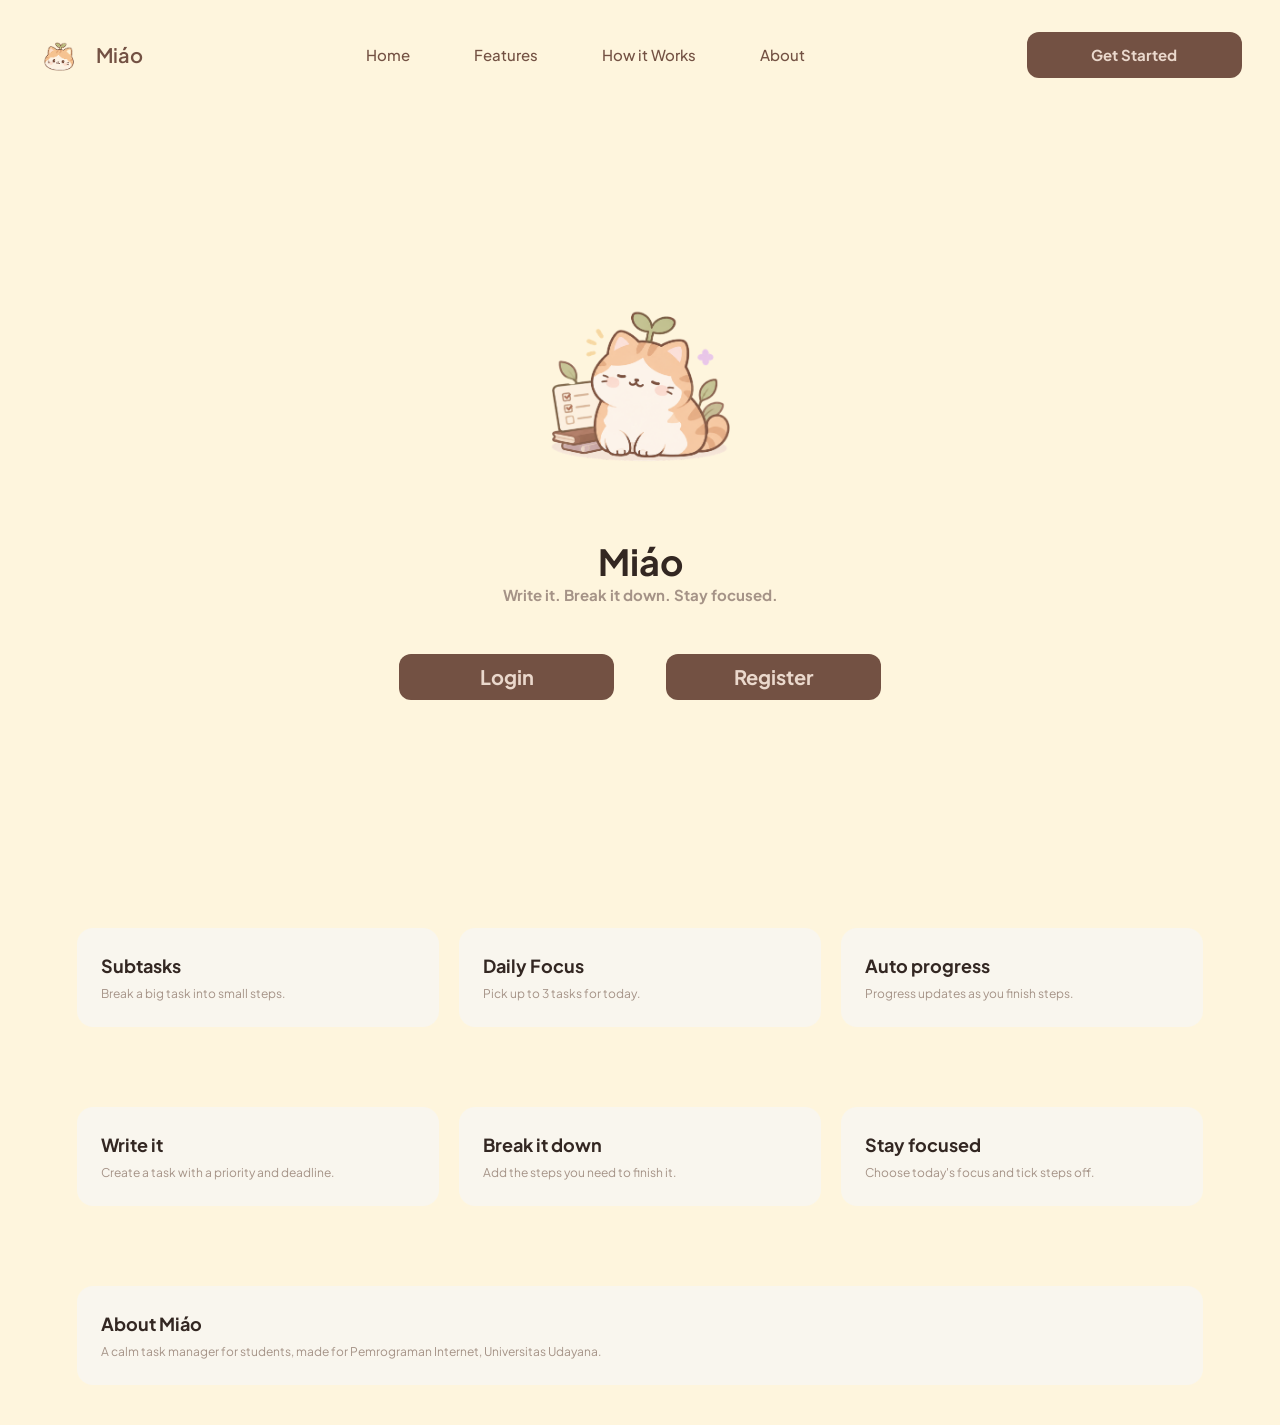
<file: Prototype/index.html>
<!DOCTYPE html>
<html lang="en">

<head>
    <meta charset="utf-8">
    <meta
        name="viewport"
        content="width=device-width,initial-scale=1"
    >
    <title>Miáo</title>

    <link
        rel="stylesheet"
        href="css/style.css"
    >
</head>

<body id="home">

    <header class="nav">
        <a class="brand" href="index.html">
            <img
                src="img/mascot.png"
                alt=""
            >
            <span>Miáo</span>
        </a>

        <nav aria-label="Primary">
            <ul>
                <li>
                    <a href="#home">Home</a>
                </li>

                <li>
                    <a href="#features">Features</a>
                </li>

                <li>
                    <a href="#how-it-works">How it Works</a>
                </li>

                <li>
                    <a href="#about">About</a>
                </li>
            </ul>
        </nav>

        <a class="btn" href="register.html">
            Get Started
        </a>
    </header>

    <main class="hero">
        <img
            src="img/miao.png"
            alt="Miáo the cat with a checklist"
        >

        <div>
            <h1>Miáo</h1>
            <p>Write it. Break it down. Stay focused.</p>
        </div>

        <div class="cta">
            <a class="btn" href="login.html">
                Login
            </a>

            <a class="btn" href="register.html">
                Register
            </a>
        </div>
    </main>

    <section class="info" id="features">
        <article>
            <h2>Subtasks</h2>
            <p class="muted">
                Break a big task into small steps.
            </p>
        </article>

        <article>
            <h2>Daily Focus</h2>
            <p class="muted">
                Pick up to 3 tasks for today.
            </p>
        </article>

        <article>
            <h2>Auto progress</h2>
            <p class="muted">
                Progress updates as you finish steps.
            </p>
        </article>
    </section>

    <section class="info" id="how-it-works">
        <article>
            <h2>Write it</h2>
            <p class="muted">
                Create a task with a priority and deadline.
            </p>
        </article>

        <article>
            <h2>Break it down</h2>
            <p class="muted">
                Add the steps you need to finish it.
            </p>
        </article>

        <article>
            <h2>Stay focused</h2>
            <p class="muted">
                Choose today's focus and tick steps off.
            </p>
        </article>
    </section>

    <section class="info" id="about">
        <article>
            <h2>About Miáo</h2>
            <p class="muted">
                A calm task manager for students, made for
                Pemrograman Internet, Universitas Udayana.
            </p>
        </article>
    </section>

</body>

</html>
</file>
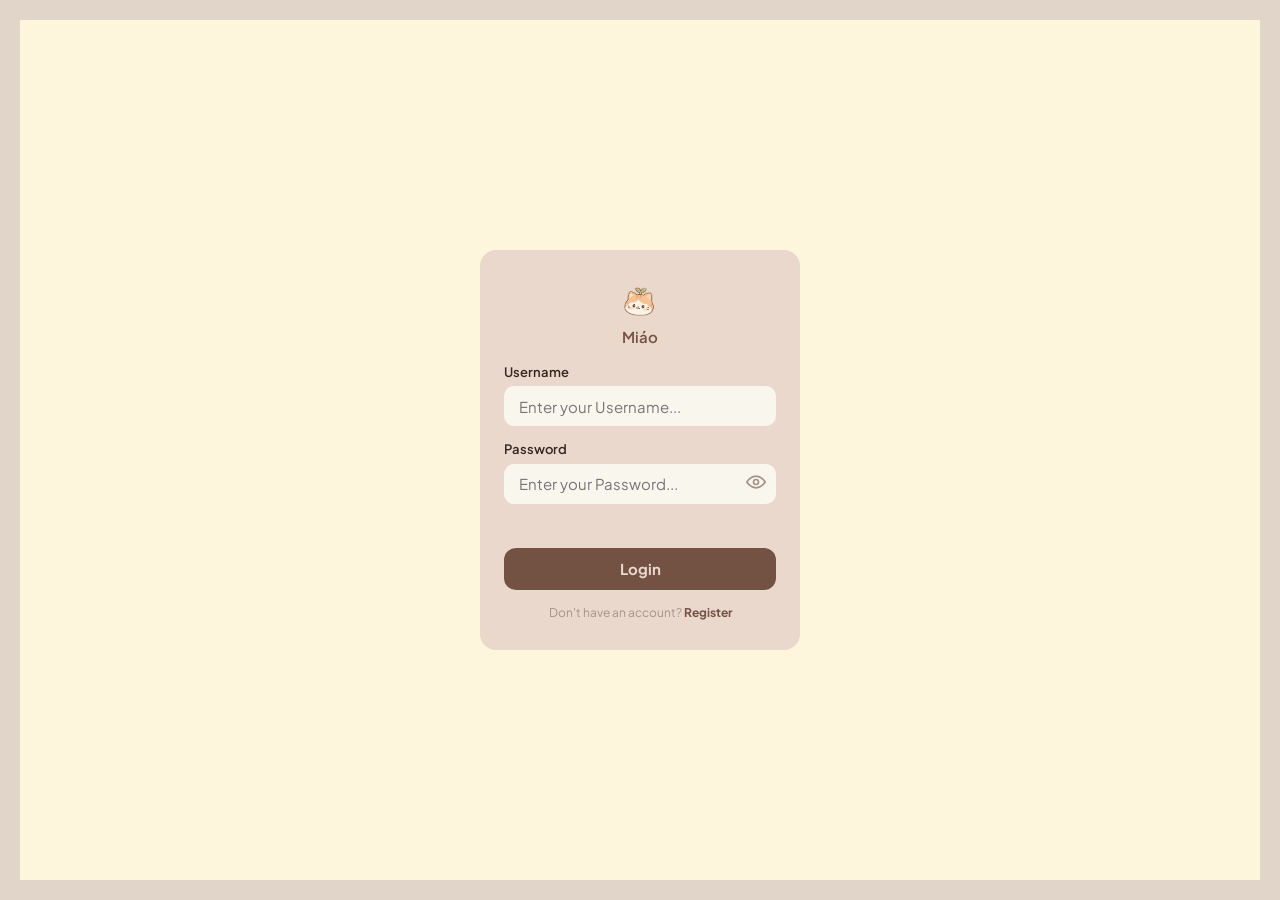
<file: Prototype/create-task.html>
<!DOCTYPE html>
<html lang="en">

<head>
    <meta charset="utf-8">
    <meta name="viewport" content="width=device-width,initial-scale=1">
    <title>Miáo</title>
    <link rel="stylesheet" href="css/style.css">
</head>

<body data-page="create-task">

    <main class="main">
        <div class="item">
            <h1>Create a New Task</h1>
        </div>

        <form class="two" id="cf" novalidate>

            <div class="card">
                <div class="fg">

                    <div id="fields" class="fg"></div>

                    <div id="drafts" class="fg"></div>

                    <div class="acts">
                        <button type="button" class="btn ghost" id="addSub">
                            Add Subtask
                        </button>
                    </div>

                    <div class="acts">
                        <a class="btn ghost" href="dashboard.html">
                            Cancel
                        </a>
                        <button class="btn">
                            Create Task
                        </button>
                    </div>

                </div>
            </div>

            <aside class="prev" aria-label="Task preview">
                <h2>Task Preview</h2>

                <div class="ring" style="--p:0">
                    <span>0%</span>
                </div>

                <b id="pvT"></b>
                <span class="muted" id="pvM"></span>
                <p id="pvD" class="row"></p>
                <span class="muted" id="pvDl"></span>
                <span class="muted" id="pvS"></span>
            </aside>

        </form>
    </main>

    <script src="js/app.js"></script>
    <script src="js/tasks.js"></script>

</body>
</html>
</file>
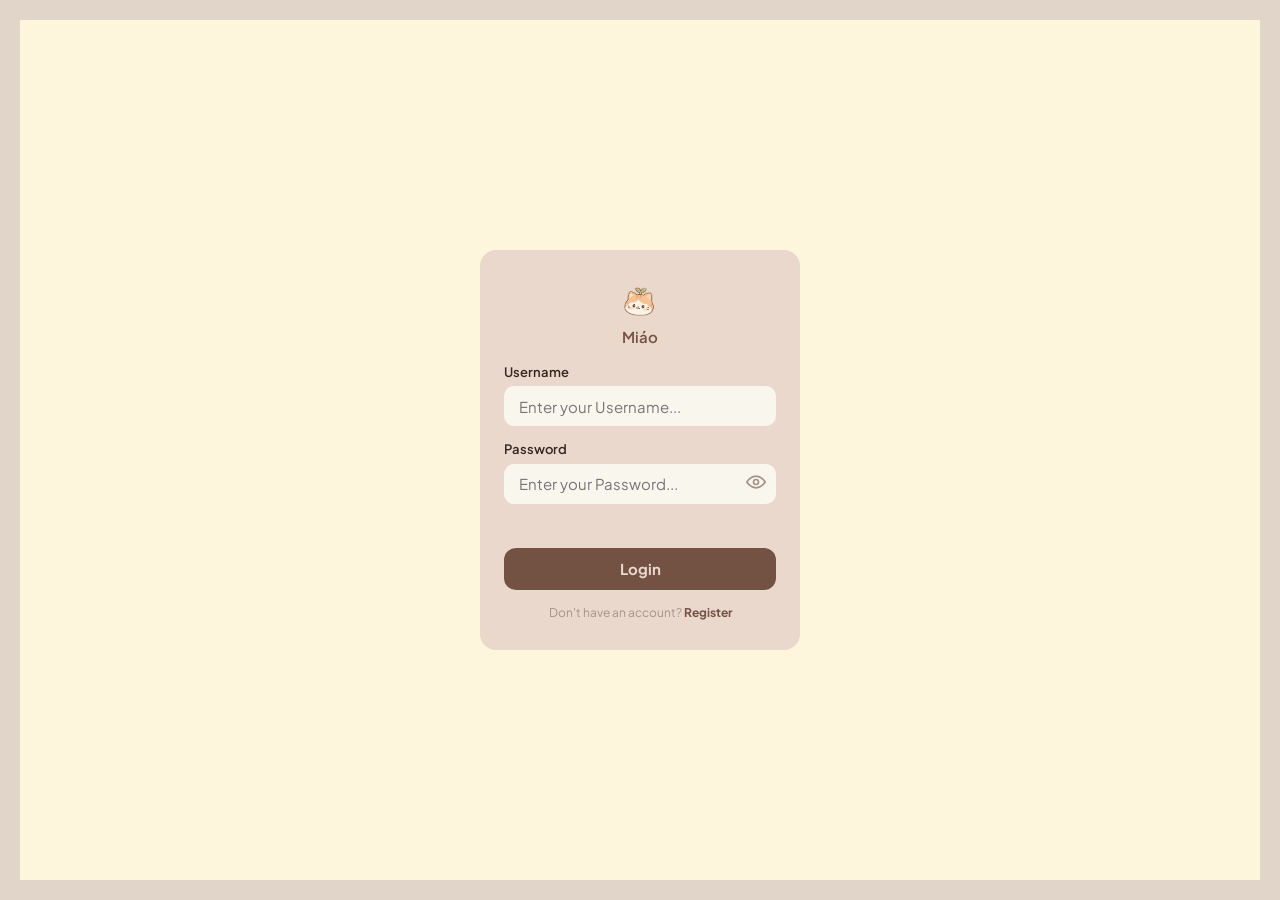
<file: Prototype/daily-focus.html>
<!DOCTYPE html>
<html lang="en">

<head>
    <meta charset="utf-8">
    <meta
        name="viewport"
        content="width=device-width,initial-scale=1"
    >
    <title>Miáo</title>

    <link
        rel="stylesheet"
        href="css/style.css"
    >
</head>

<body data-page="daily-focus">

    <main class="main">

        <div class="item">

            <div>
                <h1>Daily Focus</h1>

                <p class="muted">
                    Choose up to 3 things to focus on today.
                </p>
            </div>

            <button class="btn" id="save">
                Save Focus
            </button>

        </div>

        <div class="two eq">

            <section class="card">

                <h2>My Focus</h2>

                <ul
                    class="list"
                    id="mine"
                ></ul>

            </section>

            <section class="card">

                <h2>Choose from your Tasks</h2>

                <div class="item">

                    <span class="muted">
                        Select up to 3 tasks
                    </span>

                    <b id="count"></b>

                </div>

                <p
                    class="err"
                    id="msg"
                    role="alert"
                ></p>

                <ul
                    class="list"
                    id="pick"
                ></ul>

            </section>

        </div>

    </main>

    <script src="js/app.js"></script>
    <script src="js/daily-focus.js"></script>

</body>

</html>
</file>
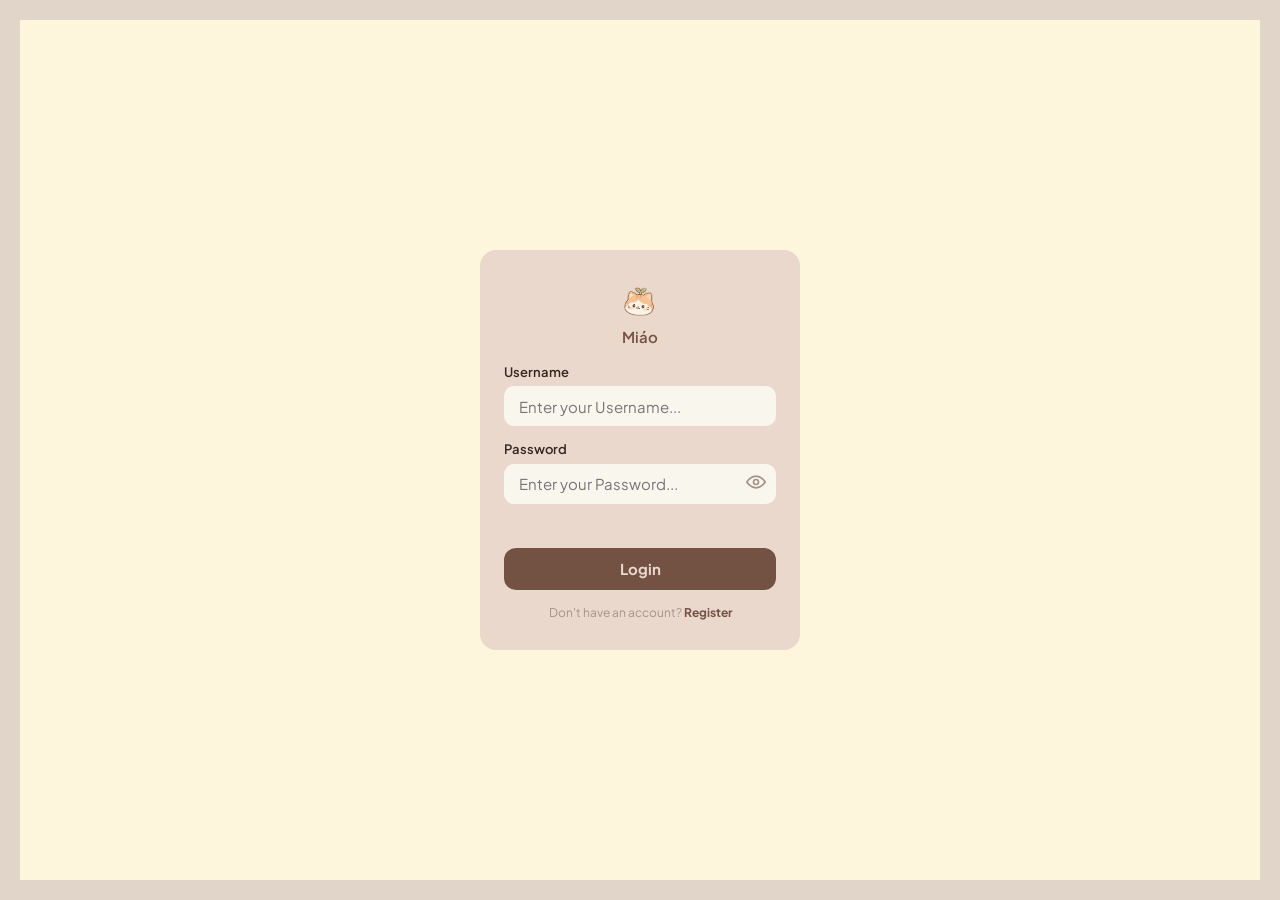
<file: Prototype/dashboard.html>
<!DOCTYPE html>
<html lang="en">

<head>
    <meta charset="utf-8">
    <meta
        name="viewport"
        content="width=device-width,initial-scale=1"
    >
    <title>Miáo</title>

    <link
        rel="stylesheet"
        href="css/style.css"
    >
</head>

<body data-page="dashboard">

    <main class="main">

        <section>
            <h1 id="greet"></h1>

            <p
                class="muted"
                id="date"
            ></p>
        </section>

        <div class="grid2">

            <article class="card">

                <h2>Today's Focus</h2>

                <p class="muted">
                    Your top priorities for today
                </p>

                <ul
                    class="list"
                    id="focusList"
                ></ul>

                <a
                    class="link"
                    href="daily-focus.html"
                >
                    View Daily Focus →
                </a>

            </article>

            <article class="card">

                <h2>Overall Progress</h2>

                <div
                    class="big"
                    id="overallPct"
                ></div>

                <div class="prog">
                    <div class="bar">
                        <i id="overallBar"></i>
                    </div>
                </div>

                <p
                    class="muted"
                    id="overallTxt"
                ></p>

            </article>

        </div>

        <article class="card">

            <h2>Upcoming Deadlines</h2>

            <ul
                class="cols"
                id="deadlines"
            ></ul>

        </article>

        <article class="card row">

            <h2>Active Tasks</h2>

            <ul
                class="list"
                id="active"
            ></ul>

        </article>

    </main>

    <script src="js/app.js"></script>
    <script src="js/tasks.js"></script>

</body>

</html>
</file>
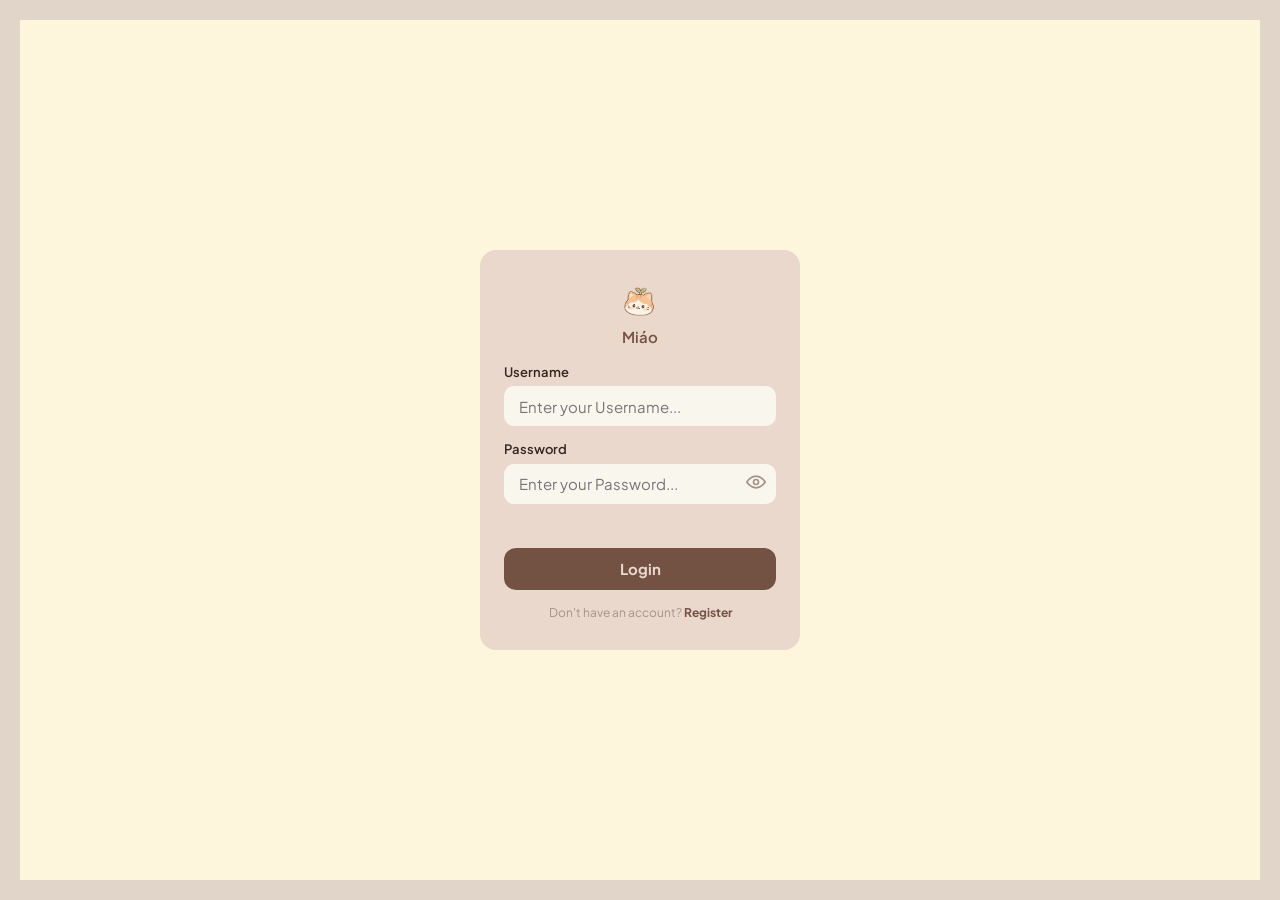
<file: Prototype/login.html>
<!DOCTYPE html>
<html lang="en">

<head>
    <meta charset="utf-8">
    <meta
        name="viewport"
        content="width=device-width,initial-scale=1"
    >
    <title>Miáo</title>

    <link
        rel="stylesheet"
        href="css/style.css"
    >
</head>

<body>

    <div class="auth">
        <main class="auth-in">

            <form
                class="card-auth"
                id="loginForm"
                novalidate
            >

                <div class="logo">
                    <img
                        src="img/mascot.png"
                        alt=""
                    >
                    Miáo
                </div>

                <div>
                    <label for="username">
                        Username
                    </label>

                    <input
                        class="in"
                        id="username"
                        name="username"
                        placeholder="Enter your Username..."
                        autocomplete="username"
                    >
                </div>

                <div>
                    <label for="password">
                        Password
                    </label>

                    <div class="pw">

                        <input
                            class="in"
                            id="password"
                            name="password"
                            type="password"
                            placeholder="Enter your Password..."
                        >

                        <button
                            type="button"
                            class="eye"
                            aria-label="Show or hide password"
                        >
                            <svg
                                width="20"
                                height="20"
                                viewBox="0 0 24 24"
                                fill="none"
                                stroke="currentColor"
                                stroke-width="2"
                            >
                                <path
                                    d="M1 12s4-7 11-7 11 7 11 7-4 7-11 7S1 12 1 12z"
                                />

                                <circle
                                    cx="12"
                                    cy="12"
                                    r="3"
                                />
                            </svg>
                        </button>

                    </div>
                </div>

                <p
                    class="err"
                    id="err"
                    role="alert"
                ></p>

                <button class="btn">
                    Login
                </button>

                <p class="sw">
                    Don't have an account?
                    <a href="register.html">
                        Register
                    </a>
                </p>

            </form>

        </main>
    </div>

    <script src="js/app.js"></script>
    <script src="js/auth.js"></script>

</body>

</html>
</file>
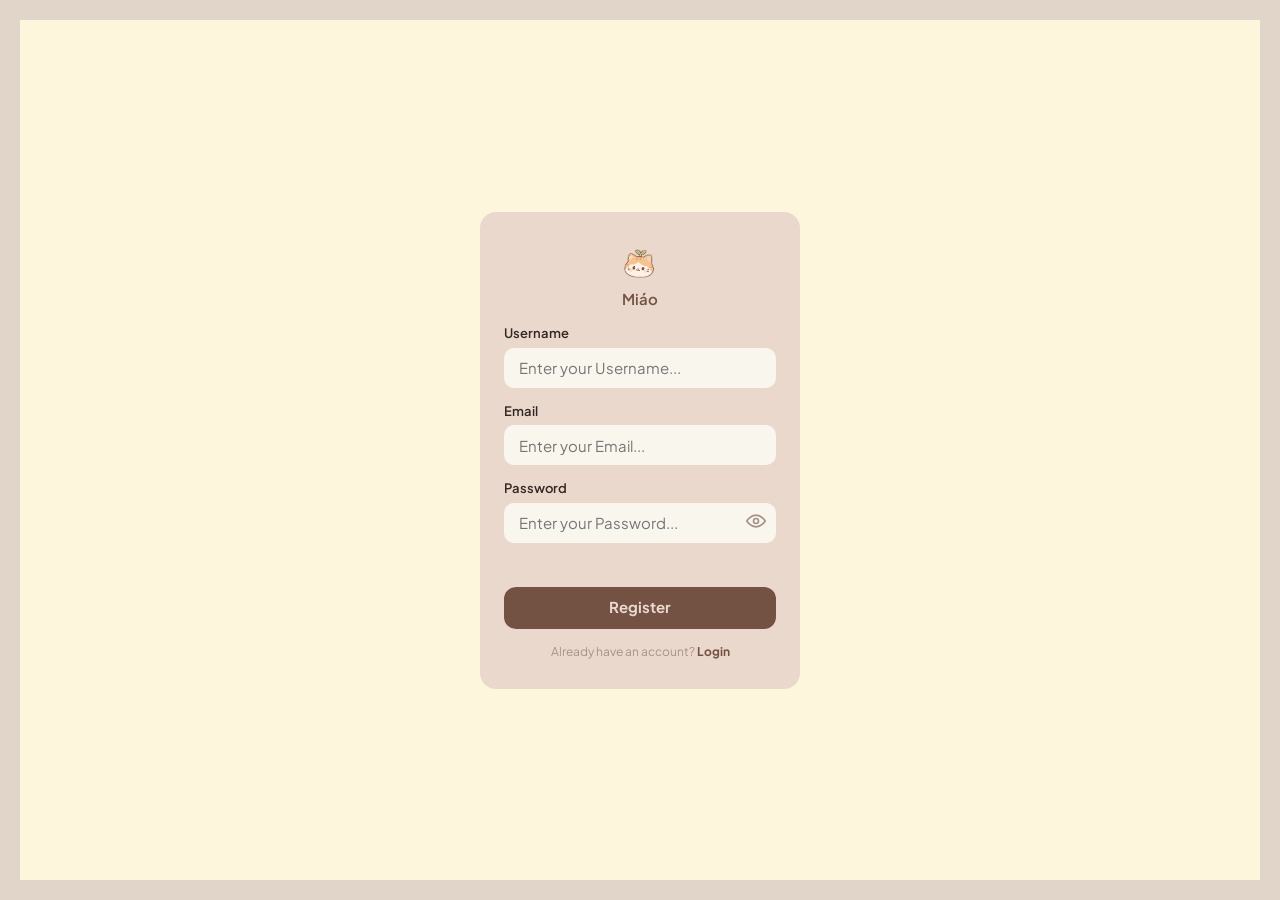
<file: Prototype/register.html>
<!DOCTYPE html>
<html lang="en">

<head>
    <meta charset="utf-8">
    <meta
        name="viewport"
        content="width=device-width,initial-scale=1"
    >
    <title>Miáo</title>

    <link
        rel="stylesheet"
        href="css/style.css"
    >
</head>

<body>

    <div class="auth">
        <main class="auth-in">

            <form
                class="card-auth"
                id="registerForm"
                novalidate
            >

                <div class="logo">
                    <img
                        src="img/mascot.png"
                        alt=""
                    >
                    Miáo
                </div>

                <div>
                    <label for="username">
                        Username
                    </label>

                    <input
                        class="in"
                        id="username"
                        name="username"
                        placeholder="Enter your Username..."
                        autocomplete="username"
                    >
                </div>

                <div>
                    <label for="email">
                        Email
                    </label>

                    <input
                        class="in"
                        id="email"
                        name="email"
                        type="email"
                        placeholder="Enter your Email..."
                        autocomplete="email"
                    >
                </div>

                <div>
                    <label for="password">
                        Password
                    </label>

                    <div class="pw">

                        <input
                            class="in"
                            id="password"
                            name="password"
                            type="password"
                            placeholder="Enter your Password..."
                        >

                        <button
                            type="button"
                            class="eye"
                            aria-label="Show or hide password"
                        >
                            <svg
                                width="20"
                                height="20"
                                viewBox="0 0 24 24"
                                fill="none"
                                stroke="currentColor"
                                stroke-width="2"
                            >
                                <path
                                    d="M1 12s4-7 11-7 11 7 11 7-4 7-11 7S1 12 1 12z"
                                />

                                <circle
                                    cx="12"
                                    cy="12"
                                    r="3"
                                />
                            </svg>
                        </button>

                    </div>
                </div>

                <p
                    class="err"
                    id="err"
                    role="alert"
                ></p>

                <button class="btn">
                    Register
                </button>

                <p class="sw">
                    Already have an account?
                    <a href="login.html">
                        Login
                    </a>
                </p>

            </form>

        </main>
    </div>

    <script src="js/app.js"></script>
    <script src="js/auth.js"></script>

</body>

</html>
</file>
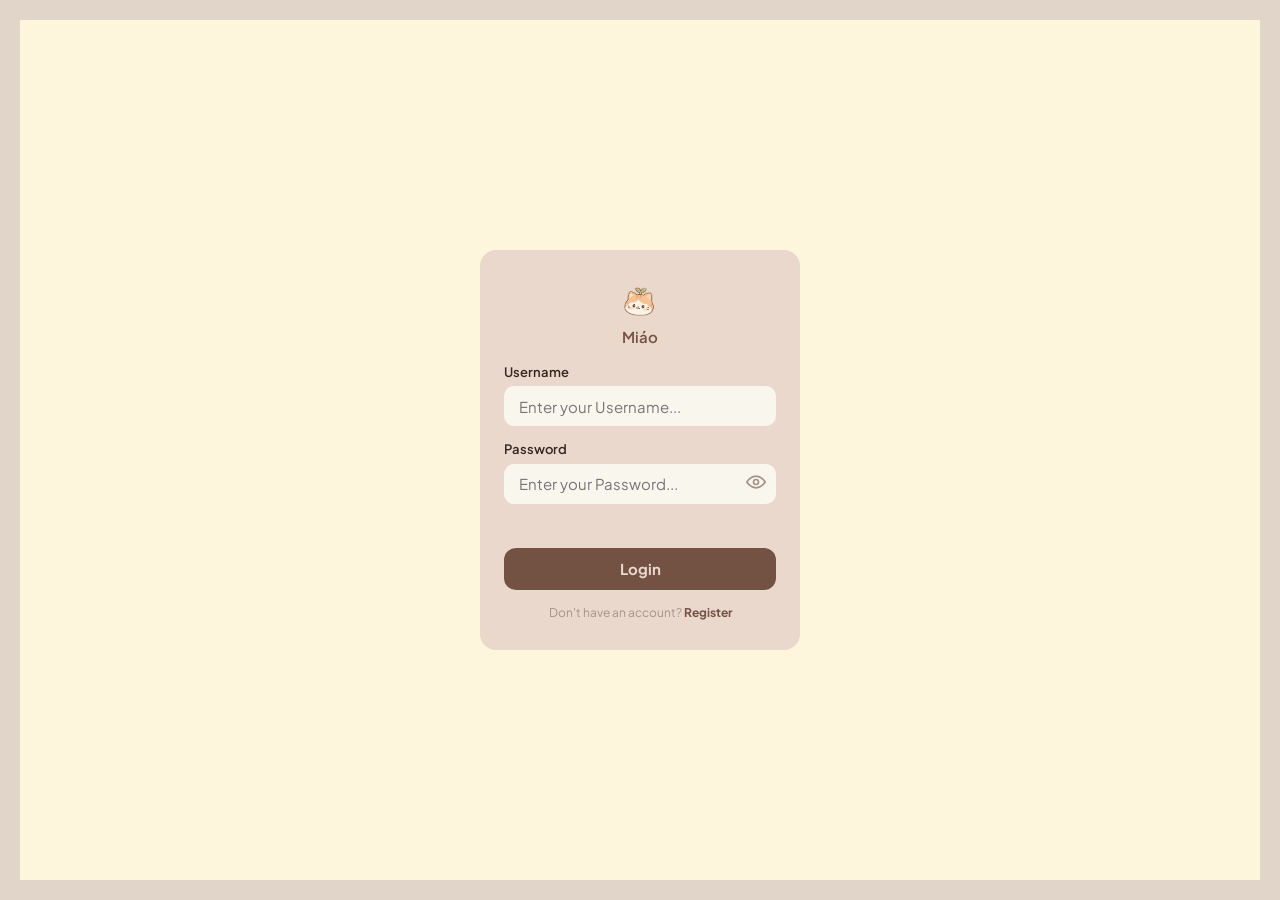
<file: Prototype/settings.html>
<!DOCTYPE html>
<html lang="en">

<head>
    <meta charset="utf-8">
    <meta
        name="viewport"
        content="width=device-width,initial-scale=1"
    >
    <title>Miáo</title>

    <link
        rel="stylesheet"
        href="css/style.css"
    >
</head>

<body data-page="settings">

    <main class="main">

        <h1>Settings</h1>

        <section class="card row">

            <span class="muted">
                Username
            </span>

            <b id="sName"></b>

        </section>

    </main>

    <script src="js/app.js"></script>

</body>

</html>
</file>
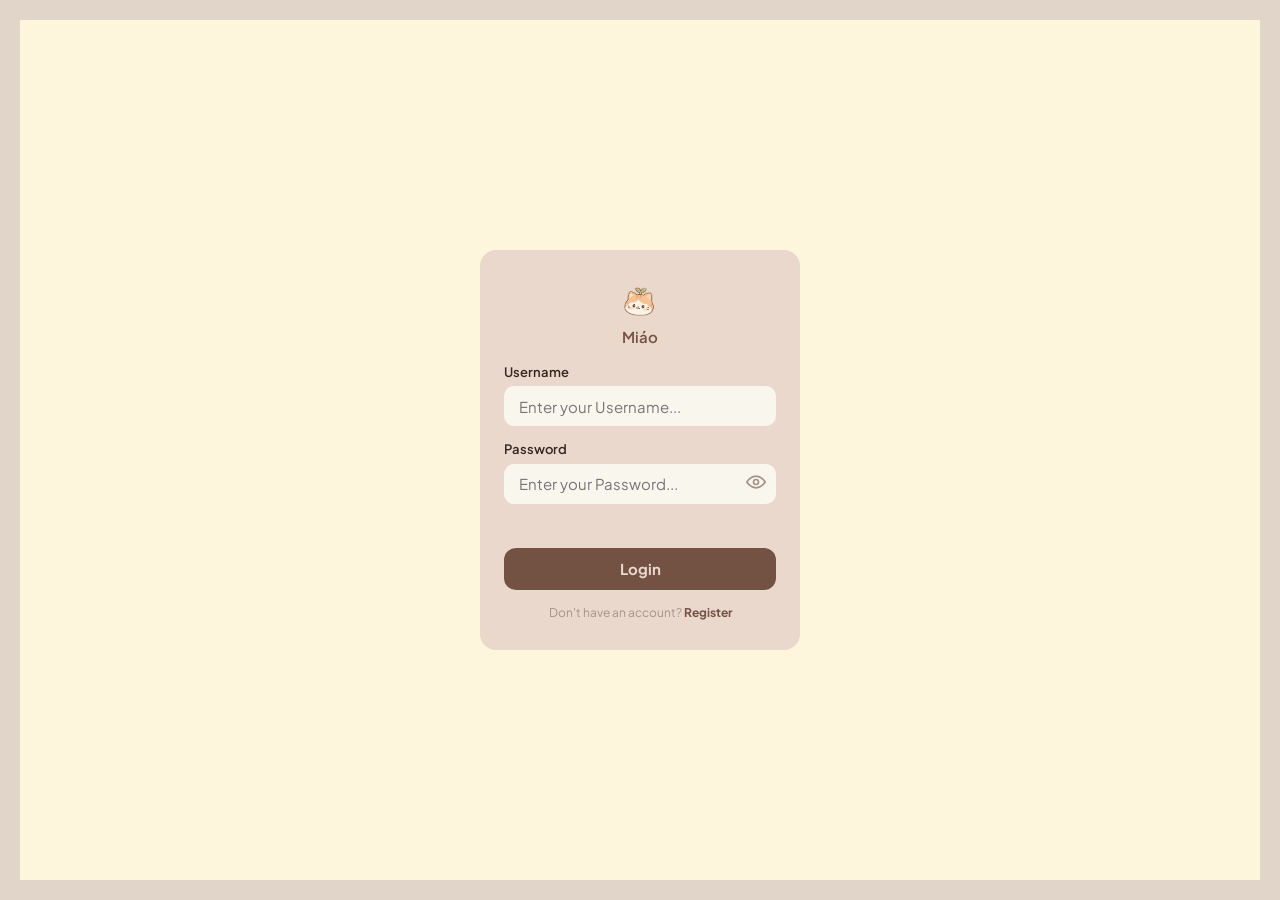
<file: Prototype/task-detail.html>
<!DOCTYPE html>
<html lang="en">

<head>
    <meta charset="utf-8">
    <meta
        name="viewport"
        content="width=device-width,initial-scale=1"
    >
    <title>Miáo</title>

    <link
        rel="stylesheet"
        href="css/style.css"
    >
</head>

<body data-page="task-detail">

    <main class="main">

        <section
            class="card"
            id="head"
        ></section>

        <section class="card row">

            <div class="item">

                <h2>Your Steps</h2>

                <button
                    class="btn"
                    id="addSub"
                >
                    Add Subtask
                </button>

            </div>

            <ul
                class="list"
                id="steps"
            ></ul>

        </section>

    </main>

    <script src="js/app.js"></script>
    <script src="js/tasks.js"></script>
    <script src="js/subtasks.js"></script>

</body>

</html>
</file>
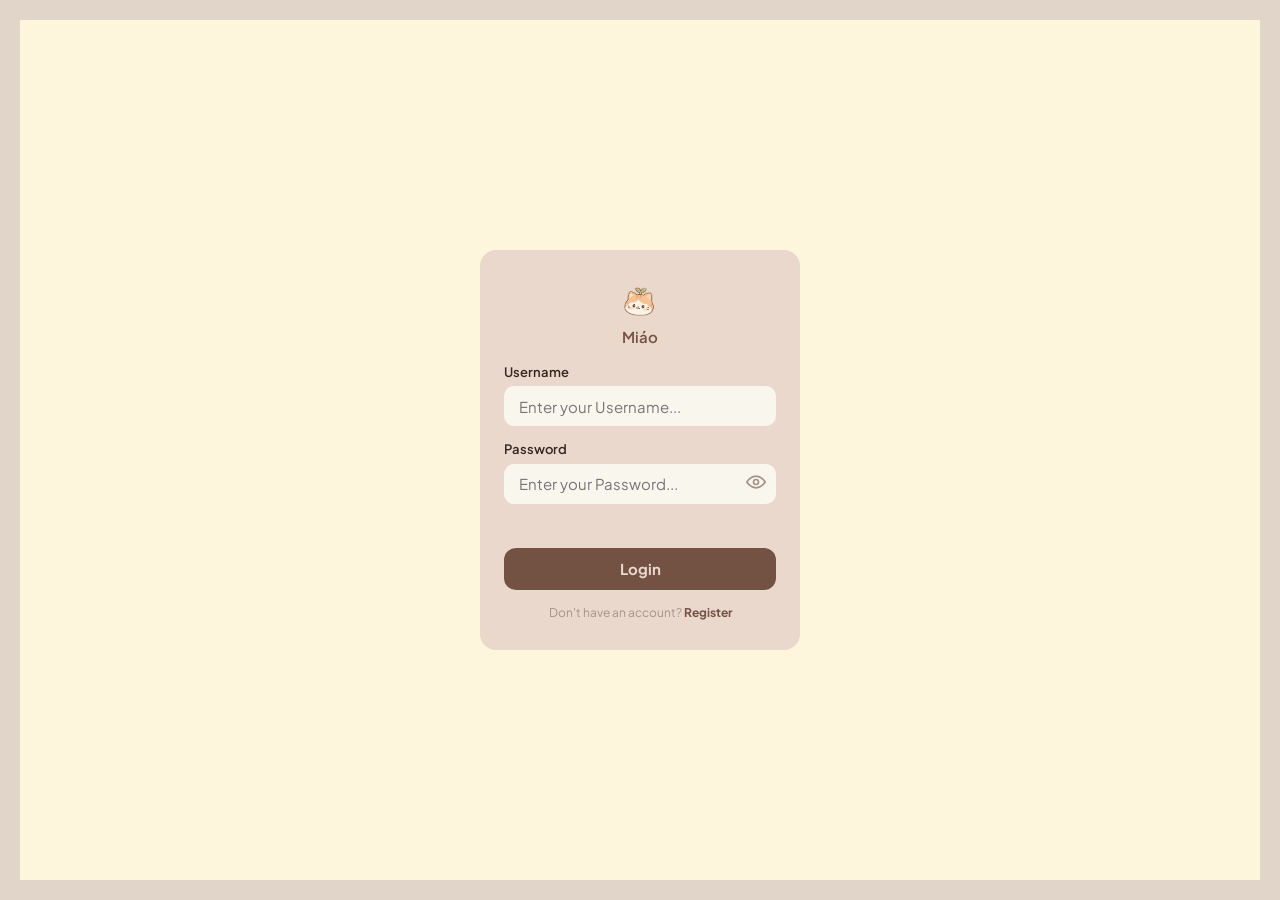
<file: Prototype/tasks.html>
<!DOCTYPE html>
<html lang="en">

<head>
    <meta charset="utf-8">
    <meta
        name="viewport"
        content="width=device-width,initial-scale=1"
    >
    <title>Miáo</title>

    <link
        rel="stylesheet"
        href="css/style.css"
    >
</head>

<body data-page="tasks">

    <main class="main">

        <div class="item">

            <h1>Tasks</h1>

            <a
                class="btn"
                href="create-task.html"
            >
                Create Task
            </a>

        </div>

        <div
            class="stack row"
            id="taskList"
        ></div>

    </main>

    <script src="js/app.js"></script>
    <script src="js/tasks.js"></script>

</body>

</html>
</file>
<file: Prototype/css/style.css>
@import url("https://fonts.googleapis.com/css2?family=Plus+Jakarta+Sans:wght@400;500;600;700&display=swap");

:root {
    --bg: #FEF5DD;
    --side: #E1D5CA;
    --brown: #735143;
    --muted: #A59387;
    --cream: #EAD8CC;
    --surface: #F9F6EE;
    --text: #332722;
    --gray: #B3B3B3;
    --r: 12px;
}

* {
    box-sizing: border-box;
    margin: 0;
    padding: 0;
}

body {
    font: 400 15px/1.5 "Plus Jakarta Sans", sans-serif;
    background: var(--bg);
    color: var(--text);
    min-height: 100vh;
}

a {
    color: inherit;
    text-decoration: none;
}

ul {
    list-style: none;
}

img {
    max-width: 100%;
}

button,
input,
select,
textarea {
    font: inherit;
    color: inherit;
}

button {
    cursor: pointer;
    border: 0;
    background: none;
}

:focus-visible {
    outline: 2px solid var(--brown);
    outline-offset: 2px;
}

h1 {
    font-size: 26px;
    font-weight: 700;
    line-height: 1.25;
}

h2 {
    font-size: 18px;
    font-weight: 700;
}

.muted {
    color: var(--muted);
    font-size: 12px;
    display: block;
}

.btn {
    display: inline-flex;
    align-items: center;
    justify-content: center;
    min-height: 42px;
    padding: 0 22px;
    border-radius: var(--r);
    background: var(--brown);
    color: var(--cream);
    font-weight: 700;
    transition: transform .15s, filter .15s;
}

.btn:hover {
    filter: brightness(1.1);
}

.btn:active {
    transform: scale(.97);
}

.btn.ghost {
    background: var(--cream);
    color: var(--brown);
}

.btn.dark {
    background: var(--text);
    color: var(--bg);
}

.btn.sm {
    min-height: 32px;
    padding: 0 12px;
    font-size: 13px;
}

.link {
    font-weight: 600;
    color: var(--brown);
    font-size: 13px;
}

/* landing */

.nav {
    display: flex;
    align-items: center;
    justify-content: space-between;
    gap: 16px;
    padding: 32px clamp(20px, 3vw, 48px);
}

.brand {
    display: flex;
    align-items: center;
    gap: 14px;
    font-weight: 600;
    font-size: 20px;
    color: var(--brown);
}

.brand img {
    width: 44px;
    height: 44px;
    object-fit: contain;
}

.nav ul {
    display: flex;
    gap: clamp(20px, 5vw, 90px);
    font-weight: 500;
    color: var(--brown);
}

.nav .btn {
    width: 215px;
    height: 46px;
}

.hero {
    display: flex;
    flex-direction: column;
    align-items: center;
    justify-content: center;
    gap: 40px;
    padding: 24px;
    text-align: center;
    min-height: calc(100vh - 122px);
}

.hero img {
    width: min(219px, 55vw);
}

.hero h1 {
    font-size: 36px;
}

.hero p {
    color: var(--muted);
    font-weight: 700;
}

.cta {
    display: flex;
    gap: clamp(16px, 4vw, 57px);
    flex-wrap: wrap;
    justify-content: center;
    margin-top: 8px;
}

.hero .btn {
    width: 215px;
    height: 46px;
    font-size: 20px;
}

.info {
    display: grid;
    grid-template-columns: repeat(auto-fit, minmax(240px, 1fr));
    gap: 20px;
    padding: 40px clamp(20px, 6vw, 96px);
}

.info article {
    background: var(--surface);
    border-radius: 16px;
    padding: 24px;
}

.info h2 {
    margin-bottom: 6px;
}

html {
    scroll-behavior: smooth;
}

/* auth */

.auth {
    min-height: 100vh;
    background: var(--side);
    padding: clamp(8px, 2vw, 20px);
}

.auth-in {
    min-height: calc(100vh - clamp(16px, 4vw, 40px));
    background: var(--bg);
    display: grid;
    place-items: center;
    padding: 24px;
}

.card-auth {
    width: min(100%, 320px);
    background: var(--cream);
    border-radius: 16px;
    padding: 28px 24px;
    display: grid;
    gap: 14px;
}

.logo {
    text-align: center;
    font-weight: 600;
    color: var(--brown);
}

.logo img {
    width: 44px;
    display: block;
    margin: 0 auto 4px;
}

label {
    font-weight: 600;
    font-size: 13px;
    display: block;
    margin-bottom: 4px;
}

.in {
    width: 100%;
    height: 40px;
    padding: 0 14px;
    border-radius: 10px;
    border: 1px solid transparent;
    background: var(--surface);
    outline: 0;
    transition: border-color .2s;
}

.in:focus {
    border-color: var(--brown);
}

textarea.in {
    height: auto;
    min-height: 84px;
    padding: 10px 14px;
    resize: vertical;
}

.pw {
    position: relative;
}

.pw .eye {
    position: absolute;
    right: 8px;
    top: 8px;
    width: 24px;
    height: 24px;
    color: var(--muted);
}

.err {
    font-size: 12px;
    min-height: 16px;
    font-weight: 600;
    color: var(--brown);
}

.err.show {
    animation: shake .3s;
}

@keyframes shake {
    25% {
        transform: translateX(-4px);
    }

    75% {
        transform: translateX(4px);
    }
}

.sw {
    text-align: center;
    font-size: 12px;
    color: var(--muted);
}

.sw a {
    color: var(--brown);
    font-weight: 700;
}

/* shell */

.side {
    position: fixed;
    inset: 0 auto 0 0;
    width: 274px;
    background: var(--side);
    padding: 24px 16px;
    display: flex;
    flex-direction: column;
    gap: 8px;
    z-index: 30;
    transition: width .25s, transform .25s;
    overflow: hidden;
}

.side .brand {
    flex-direction: column;
    gap: 4px;
    font-size: 16px;
    padding-bottom: 16px;
}

.side .brand img {
    width: 40px;
    height: 40px;
}

.side nav {
    display: grid;
    gap: 8px;
}

.nv {
    display: flex;
    align-items: center;
    gap: 12px;
    height: 42px;
    padding: 0 14px;
    border-radius: 10px;
    background: var(--brown);
    color: var(--bg);
    font-weight: 600;
    white-space: nowrap;
    transition: filter .2s, background .2s;
}

.nv img {
    width: 20px;
    height: 20px;
    flex: none;
    filter: brightness(0) invert(1);
}

.nv.on {
    background: var(--bg);
    color: var(--brown);
}

.nv.on img {
    filter: none;
}

.nv:hover:not(.on) {
    filter: brightness(1.12);
}

.out {
    margin-top: auto;
    width: 100%;
}

.main {
    margin-left: 274px;
    padding: 24px clamp(16px, 3vw, 40px) 120px;
    transition: margin .25s;
}

.top {
    display: flex;
    align-items: center;
    gap: 12px;
    margin-bottom: 24px;
}

.dots {
    width: 34px;
    height: 34px;
    border-radius: 10px;
    color: var(--gray);
    font-weight: 700;
    letter-spacing: 2px;
    line-height: 1;
}

.dots:hover {
    background: var(--side);
}

.avatar {
    width: 40px;
    height: 40px;
    border-radius: 50%;
    background: var(--cream);
    display: grid;
    place-items: center;
    flex: none;
}

.avatar img {
    width: 20px;
}

.search {
    flex: 1;
    display: flex;
    align-items: center;
    gap: 10px;
    height: 42px;
    padding: 0 16px;
    background: var(--surface);
    border: 1px solid var(--cream);
    border-radius: 14px;
}

.search img {
    width: 18px;
}

.search input {
    flex: 1;
    border: 0;
    background: none;
    outline: 0;
    min-width: 0;
}

.bellwrap {
    position: relative;
}

.bell {
    width: 42px;
    height: 42px;
    border-radius: 12px;
    background: var(--surface);
    border: 1px solid var(--cream);
    display: grid;
    place-items: center;
}

.bell img {
    width: 20px;
}

.pop {
    position: absolute;
    right: 0;
    top: calc(100% + 8px);
    width: 260px;
    background: var(--surface);
    border: 1px solid var(--cream);
    border-radius: 14px;
    padding: 10px;
    z-index: 20;
    animation: pop .18s;
}

.nt {
    display: block;
    padding: 8px;
    border-radius: 8px;
}

.nt:hover {
    background: var(--cream);
}

@keyframes pop {
    from {
        opacity: 0;
        transform: translateY(-6px) scale(.98);
    }
}

.quick {
    position: fixed;
    left: 50%;
    bottom: 20px;
    transform: translateX(-50%);
    display: flex;
    gap: 6px;
    background: var(--brown);
    padding: 8px 14px;
    border-radius: 999px;
    z-index: 20;
}

.quick a {
    width: 44px;
    height: 40px;
    display: grid;
    place-items: center;
    border-radius: 999px;
    transition: background .2s;
}

.quick a:hover,
.quick a.on {
    background: rgba(254,245,221,.22);
}

.quick img {
    width: 22px;
    filter: brightness(0) invert(1);
}

.shade {
    display: none;
}

/* content */

.card {
    background: var(--surface);
    border: 1px solid var(--cream);
    border-radius: 16px;
    padding: 20px 24px;
}

.grid2 {
    display: grid;
    grid-template-columns: 1.2fr 1fr;
    gap: 20px;
    margin: 20px 0;
}

.stack {
    display: grid;
    gap: 16px;
}

.stack > .card {
    margin: 0;
}

.two {
    display: grid;
    grid-template-columns: 1.5fr 1fr;
    gap: 24px;
    align-items: start;
    margin-top: 20px;
}

.two.eq {
    grid-template-columns: 1fr 1fr;
}

.list {
    display: grid;
    gap: 12px;
    margin: 14px 0;
}

.item {
    display: flex;
    align-items: center;
    gap: 12px;
    justify-content: space-between;
}

.item b,
.pick b {
    font-weight: 600;
    display: block;
}

.big {
    font-size: 44px;
    font-weight: 700;
    color: var(--brown);
    line-height: 1.2;
}

.bar {
    height: 8px;
    border-radius: 999px;
    background: var(--cream);
    overflow: hidden;
    flex: 1;
}

.bar i {
    display: block;
    height: 100%;
    width: 0;
    background: var(--brown);
    border-radius: 999px;
    transition: width .6s ease;
}

.prog {
    display: flex;
    align-items: center;
    gap: 12px;
}

.prog > a {
    flex: 0 0 38%;
    overflow: hidden;
    text-overflow: ellipsis;
    white-space: nowrap;
}

.pct {
    width: 40px;
    text-align: right;
    font-size: 12px;
    color: var(--muted);
}

.cols {
    display: grid;
    grid-template-columns: repeat(auto-fit, minmax(180px, 1fr));
    gap: 16px;
    margin-top: 12px;
}

.row {
    margin-top: 20px;
}

.fg {
    display: grid;
    gap: 14px;
}

.f2 {
    display: grid;
    grid-template-columns: 1fr 1fr;
    gap: 14px;
}

.acts {
    display: flex;
    gap: 10px;
    justify-content: flex-end;
    flex-wrap: wrap;
}

.prev {
    background: var(--cream);
    border-radius: 16px;
    padding: 24px;
    position: sticky;
    top: 20px;
}

.ring {
    --p: 0;
    width: 120px;
    height: 120px;
    border-radius: 50%;
    background: conic-gradient(
        var(--brown) calc(var(--p)*1%),
        var(--surface) 0
    );
    display: grid;
    place-items: center;
    margin: 16px auto;
}

.ring span {
    width: 88px;
    height: 88px;
    border-radius: 50%;
    background: var(--cream);
    display: grid;
    place-items: center;
    font-size: 22px;
    font-weight: 700;
    color: var(--brown);
}

.no {
    width: 44px;
    height: 44px;
    border-radius: 10px;
    background: var(--cream);
    display: grid;
    place-items: center;
    font-weight: 700;
    color: var(--brown);
    flex: none;
}

.step {
    display: flex;
    align-items: center;
    gap: 14px;
    padding: 14px 16px;
    background: var(--bg);
    border: 1px solid var(--cream);
    border-radius: 12px;
    transition: opacity .2s;
}

.step > div:not(.more) {
    flex: 1;
}

.step.done b {
    text-decoration: line-through;
    color: var(--muted);
}

input[type=checkbox] {
    width: 20px;
    height: 20px;
    accent-color: var(--brown);
    flex: none;
    cursor: pointer;
}

.pick {
    display: flex;
    gap: 12px;
    align-items: flex-start;
    padding: 12px 14px;
    background: var(--bg);
    border-radius: 12px;
    cursor: pointer;
    transition: background .2s;
}

.pick:hover {
    background: var(--cream);
}

.more {
    position: relative;
}

.more > button {
    width: 32px;
    height: 32px;
    border-radius: 8px;
    letter-spacing: 2px;
    font-weight: 700;
    color: var(--muted);
}

.more > button:hover {
    background: var(--cream);
}

.menu {
    position: absolute;
    right: 0;
    top: 100%;
    min-width: 120px;
    background: var(--surface);
    border: 1px solid var(--cream);
    border-radius: 12px;
    padding: 6px;
    z-index: 15;
    animation: pop .15s;
}

.menu button,
.menu a {
    display: block;
    width: 100%;
    text-align: left;
    padding: 8px 12px;
    border-radius: 8px;
    font-size: 14px;
}

.menu button:hover,
.menu a:hover {
    background: var(--cream);
}

.scrim {
    position: fixed;
    inset: 0;
    background: rgba(51,39,34,.4);
    display: grid;
    place-items: center;
    padding: 16px;
    z-index: 50;
    animation: fade .2s;
}

@keyframes fade {
    from {
        opacity: 0;
    }
}

.dlg {
    width: min(100%, 460px);
    background: var(--bg);
    border-radius: 16px;
    padding: 24px;
    display: grid;
    gap: 14px;
    animation: pop .2s;
    max-height: 90vh;
    overflow: auto;
}

.toast {
    position: fixed;
    top: 20px;
    right: 20px;
    background: var(--text);
    color: var(--bg);
    padding: 10px 18px;
    border-radius: 12px;
    z-index: 60;
    animation: pop .2s;
    font-size: 14px;
}

.gone {
    animation: gone .3s forwards;
}

@keyframes gone {
    to {
        opacity: 0;
        transform: translateX(16px);
    }
}

@media (min-width: 769px) {
    body.collapsed .side {
        width: 62px;
        padding: 24px 8px;
    }

    body.collapsed .nv span,
    body.collapsed .brand span {
        display: none;
    }

    body.collapsed .nv {
        justify-content: center;
        padding: 0;
    }

    body.collapsed .main {
        margin-left: 62px;
    }
}

@media (max-width: 1024px) {
    .grid2,
    .two,
    .two.eq {
        grid-template-columns: 1fr;
    }

    .prev {
        position: static;
    }
}

@media (max-width: 768px) {
    .side {
        transform: translateX(-100%);
    }

    body.open .side {
        transform: none;
    }

    .main {
        margin-left: 0;
    }

    body.open .shade {
        display: block;
        position: fixed;
        inset: 0;
        background: rgba(51,39,34,.4);
        z-index: 25;
    }

    .nav ul {
        display: none;
    }
}

@media (max-width: 600px) {
    .top {
        flex-wrap: wrap;
    }

    .search {
        order: 5;
        flex-basis: 100%;
    }

    .bellwrap {
        margin-left: auto;
    }

    .f2 {
        grid-template-columns: 1fr;
    }

    .big {
        font-size: 36px;
    }

    .prog > a {
        flex-basis: 45%;
    }

    .acts .btn {
        flex: 1;
    }

    .nav .btn {
        width: 150px;
    }
}

@media (prefers-reduced-motion: reduce) {
    * {
        animation: none !important;
        transition: none !important;
    }
}
</file>
